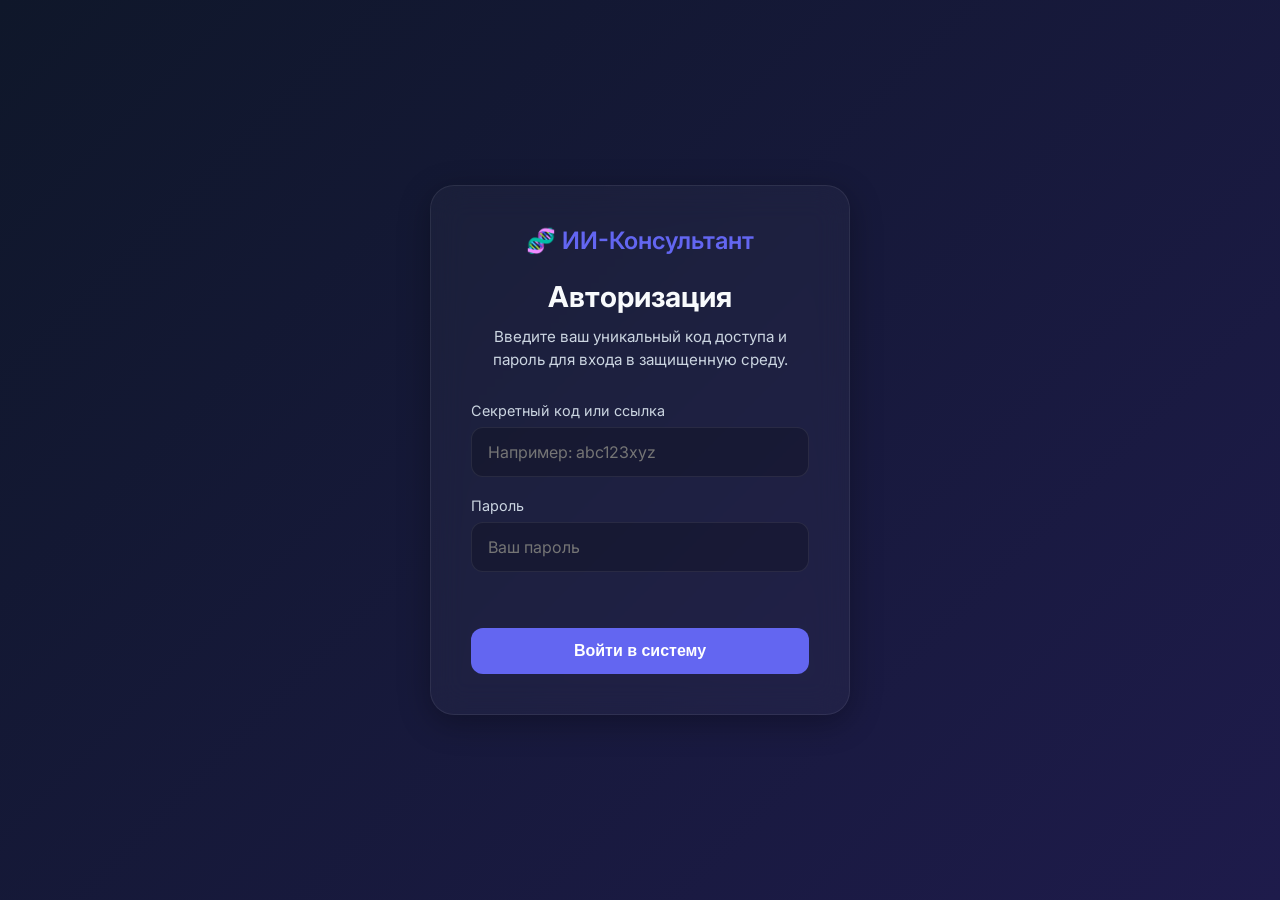
<file: static/index.html>
<!DOCTYPE html>
<html lang="ru">
<head>
    <meta charset="UTF-8">
    <meta name="viewport" content="width=device-width, initial-scale=1.0">
    <title>ИИ-Консультант</title>
    <!-- Google Fonts: Inter -->
    <link href="https://fonts.googleapis.com/css2?family=Inter:wght@300;400;600&display=swap" rel="stylesheet">
    <link rel="stylesheet" href="/static/style.css">
</head>
<body>
    <!-- Экран входа -->
    <div id="login-screen" class="screen active">
        <div class="glass-card login-card">
            <div class="logo">🧬 ИИ-Консультант</div>
            <h2>Авторизация</h2>
            <p>Введите ваш уникальный код доступа и пароль для входа в защищенную среду.</p>
            
            <form id="login-form">
                <div class="input-group">
                    <label for="token-input">Секретный код или ссылка</label>
                    <input type="text" id="token-input" placeholder="Например: abc123xyz" required autocomplete="off">
                </div>
                <div class="input-group">
                    <label for="password-input">Пароль</label>
                    <input type="password" id="password-input" placeholder="Ваш пароль" required>
                </div>
                <div id="login-error" class="error-msg"></div>
                <button type="submit" class="btn-primary" id="login-btn">
                    <span>Войти в систему</span>
                    <div class="loader hidden" id="login-loader"></div>
                </button>
            </form>
        </div>
    </div>

    <!-- Экран чата -->
    <div id="chat-screen" class="screen">
        <div class="chat-container glass-card">
            <header class="chat-header">
                <div class="logo">🧬 ИИ-Консультант</div>
                <div style="display: flex; gap: 10px; align-items: center;">
                    <button id="share-record-btn" class="btn-share" title="Предоставить временный доступ специалисту">
                        🔗 Поделиться картой с врачом
                    </button>
                    <button id="logout-btn" class="btn-secondary">Выйти</button>
                </div>
            </header>
            
            <div id="chat-history" class="chat-history">
                <div class="message bot-message">
                    <div class="msg-avatar">ИИ</div>
                    <div class="msg-content">Здравствуйте! Я ваш медицинский ИИ-Консультант. Я проанализировал ваши документы и готов ответить на вопросы. Обратите внимание, я не даю самостоятельных диагнозов, а опираюсь строго на факты из ваших файлов. Чем могу помочь?</div>
                </div>
            </div>
            
            <form id="chat-form" class="chat-input-area">
                <input type="text" id="chat-input" placeholder="Задайте ваш вопрос..." required autocomplete="off">
                <button type="button" id="voice-input-btn" class="btn-voice inactive" title="Голосовой ввод (нажмите для записи)" aria-label="Голосовой ввод">
                    <span class="mic-icon">🎤</span>
                </button>
                <button type="submit" class="btn-primary" id="send-btn">Отправить</button>
            </form>
            <div id="voice-status-container" class="voice-status-bar hidden">
                <span class="voice-pulse-dot"></span>
                <span id="voice-status-text" class="voice-status-text">Слушаю... Говорите</span>
            </div>
            <div id="voice-fallback-hint" class="voice-fallback-hint hidden">
                🎙️ Голосовой ввод доступен в Chrome, Яндекс.Браузере, Edge и Safari
            </div>
        </div>
    </div>

    <!-- Модальное окно шеринга карты пациентом -->
    <div id="share-modal" class="modal-overlay hidden">
        <div class="glass-card modal-card">
            <div class="modal-header">
                <h3>🔗 Безопасный шеринг карты</h3>
                <button id="close-share-modal" class="btn-icon">×</button>
            </div>
            <p class="modal-desc">
                Сгенерируйте защищенную ссылку для временного доступа вашего лечащего врача к диагностическим документам и истории консультаций.
            </p>
            
            <div class="input-group">
                <label for="share-ttl-select">Срок действия доступа:</label>
                <select id="share-ttl-select" class="form-select">
                    <option value="24" selected>24 часа (1 сутки)</option>
                    <option value="48">48 часов (2 суток)</option>
                    <option value="168">7 дней (1 неделя)</option>
                </select>
            </div>

            <div id="share-limit-warning" class="hidden" style="margin-bottom: 12px; padding: 10px 14px; border-radius: 10px; background: rgba(239, 68, 68, 0.15); border: 1px solid #ef4444; color: #fca5a5; font-size: 13px; line-height: 1.4;">
                ⚠️ <strong>Достигнут лимит:</strong> У вас уже 2 активные ссылки. Пожалуйста, отзовите одну из существующих ниже, чтобы создать новую.
            </div>

            <button id="generate-share-btn" class="btn-primary" style="margin-bottom: 15px;">
                <span>Сгенерировать ссылку</span>
                <div class="loader hidden" id="share-loader"></div>
            </button>

            <!-- Результат генерации ссылки -->
            <div id="share-result-block" class="share-result hidden">
                <label>Ваша новая ссылка для врача:</label>
                <div class="share-url-container">
                    <input type="text" id="share-url-input" readonly>
                    <button id="copy-share-btn" class="btn-secondary" title="Скопировать в буфер">📋 Копировать</button>
                </div>
                <div id="copy-status" class="copy-success hidden">✅ Ссылка скопирована в буфер обмена!</div>
                <div class="share-info-text">
                    ⏱️ Ссылка действительна до: <strong id="share-expires-text"></strong>
                </div>
            </div>

            <!-- Список активных ссылок пациента -->
            <div id="active-shares-section" style="margin-top: 15px; border-top: 1px solid rgba(255,255,255,0.15); padding-top: 12px;">
                <div style="display: flex; justify-content: space-between; align-items: center; margin-bottom: 8px;">
                    <h4 style="font-size: 13px; font-weight: 600; color: #cbd5e1; margin: 0;">Активные ссылки доступа:</h4>
                    <span id="active-shares-count-badge" style="font-size: 12px; font-weight: 600; color: #a78bfa; background: rgba(167,139,250,0.15); padding: 2px 8px; border-radius: 12px;">0 / 2</span>
                </div>
                <div id="active-shares-list" style="display: flex; flex-direction: column; gap: 8px; max-height: 160px; overflow-y: auto;">
                    <div style="font-size: 12px; color: #94a3b8; text-align: center; padding: 8px 0;">Нет активных ссылок</div>
                </div>
            </div>
        </div>
    </div>

    <script src="/static/js/voiceInput.js"></script>
    <script src="/static/app.js"></script>
</body>
</html>
</file>
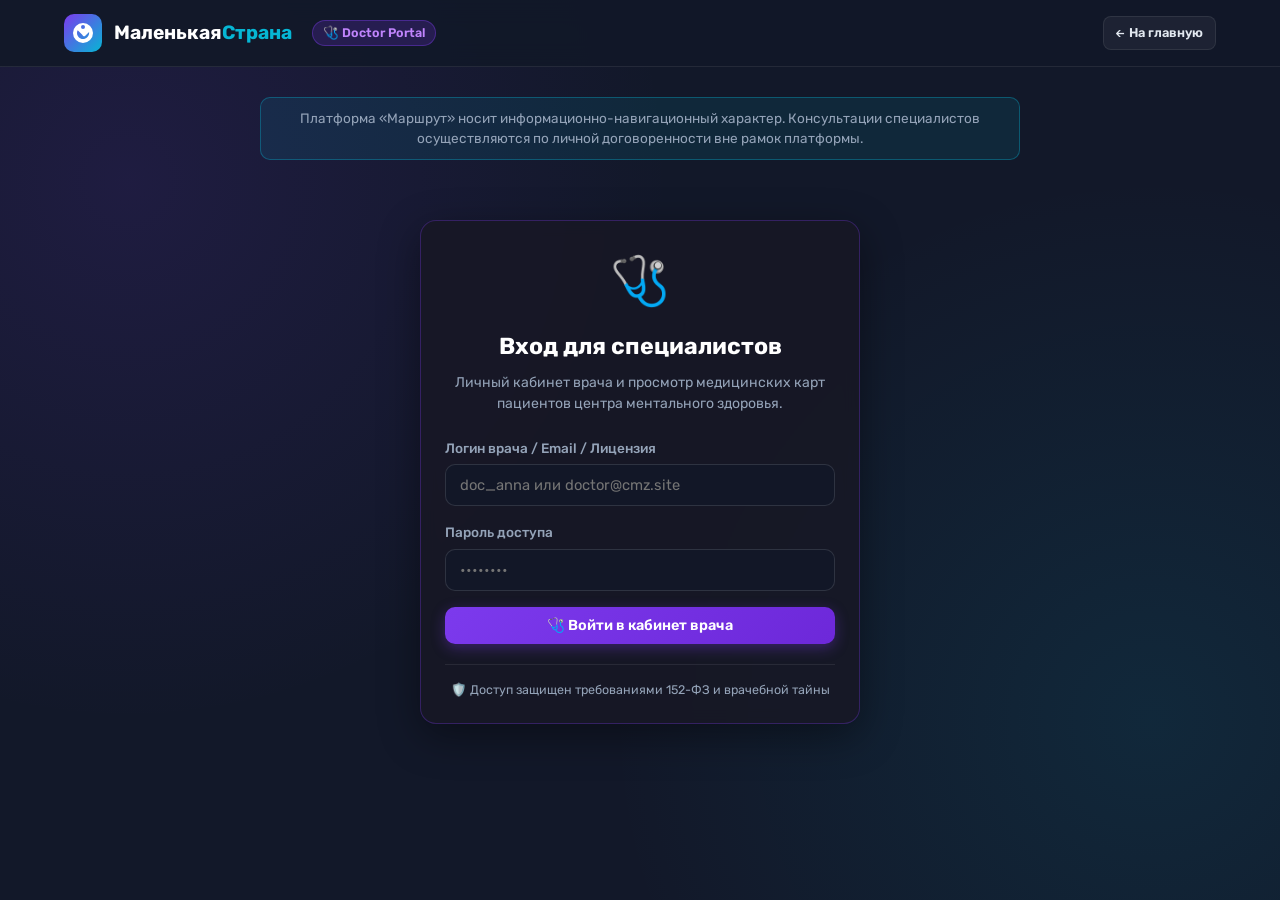
<file: templates/doctor.html>
<!DOCTYPE html>
<html lang="ru">
<head>
    <meta charset="utf-8"/>
    <meta content="width=device-width, initial-scale=1.0" name="viewport"/>
    <title>Кабинет специалиста | Центр ментального здоровья «Маленькая Страна»</title>
    <meta name="description" content="Защищенная рабочая среда врача: просмотр медицинских карт, RAG-консилиум, выписка анализов и клинические заметки."/>
    <!-- Шрифты -->
    <link href="https://fonts.googleapis.com" rel="preconnect"/>
    <link crossorigin="" href="https://fonts.gstatic.com" rel="preconnect"/>
    <link href="https://fonts.googleapis.com/css2?family=Rubik:ital,wght@0,300..900;1,300..900&amp;family=Plus+Jakarta+Sans:wght@300;400;500;600;700;800&amp;display=swap" rel="stylesheet"/>
    <!-- Стили кабинета врача -->
    <link rel="stylesheet" href="/static/css/doctor.css"/>
</head>
<body>
    <!-- ВЕРХНЯЯ ПАНЕЛЬ (HEADER) -->
    <header class="doctor-header">
        <div class="doctor-header-container">
            <a href="/" class="doctor-logo" title="На главную страницу центра">
                <div class="doctor-logo-icon">
                    <svg height="24" viewBox="0 0 24 24" width="24">
                        <path d="M12,2A10,10 0 0,0 2,12A10,10 0 0,0 12,22A10,10 0 0,0 22,12A10,10 0 0,0 12,2M12,4A2,2 0 0,1 14,6A2,2 0 0,1 12,8A2,2 0 0,1 10,6A2,2 0 0,1 12,4M12,18C8.69,18 6,15.31 6,12C6,10.96 6.26,10 6.74,9.13L11.5,13.88C11.6,14.5 12,15 12.6,15.2C13.2,15.4 13.9,15.2 14.3,14.7L18.1,10.9C18.1,11.26 18.1,11.63 18.1,12C18.1,15.31 15.31,18 12,18Z" fill="#fff"></path>
                    </svg>
                </div>
                <div class="doctor-logo-text">Маленькая<span>Страна</span></div>
                <span class="doctor-badge">🩺 Doctor Portal</span>
            </a>

            <div class="doctor-user-bar" id="doctor-user-bar" style="display: none;">
                <div class="doctor-profile-info">
                    <div class="doctor-profile-name" id="doc-profile-name">Доктор Центра</div>
                    <div class="doctor-profile-specialty" id="doc-profile-specialty">Специалист</div>
                </div>
                <button class="btn btn-outline btn-sm" onclick="logoutDoctor()">Выйти</button>
            </div>
            <div class="doctor-guest-bar" id="doctor-guest-bar">
                <a href="/" class="btn btn-outline btn-sm">← На главную</a>
            </div>
        </div>
    </header>

    <!-- ОСНОВНОЙ КОНТЕНТ -->
    <main class="doctor-main" id="doctor-root">
        <!-- Правовой регламент: немедицинский статус платформы (Этап 7, шаг 7.1) -->
        <div class="platform-legal-notice" style="background: rgba(6, 182, 212, 0.1); border: 1px solid rgba(6, 182, 212, 0.35); border-radius: 10px; padding: 10px 16px; margin: 0 auto 16px; max-width: 760px; text-align: center; font-size: 0.85rem; line-height: 1.5; color: var(--text-muted, #94a3b8);">Платформа «Маршрут» носит информационно-навигационный характер. Консультации специалистов осуществляются по личной договоренности вне рамок платформы.</div>
        <!-- ЭКРАН 1: АВТОРИЗАЦИЯ ВРАЧА -->
        <div id="doctor-auth-view" class="doctor-view active">
            <div class="doctor-card doctor-login-card">
                <div class="login-badge-icon">🩺</div>
                <h2>Вход для специалистов</h2>
                <p class="login-subtext">Личный кабинет врача и просмотр медицинских карт пациентов центра ментального здоровья.</p>

                <form id="doctor-login-form" onsubmit="handleDoctorLogin(event)">
                    <div class="form-group">
                        <label class="form-label" for="doc-login">Логин врача / Email / Лицензия</label>
                        <input class="form-input" id="doc-login" placeholder="doc_anna или doctor@cmz.site" required autocomplete="username" />
                    </div>
                    <div class="form-group">
                        <label class="form-label" for="doc-pass">Пароль доступа</label>
                        <input class="form-input" id="doc-pass" placeholder="••••••••" required type="password" autocomplete="current-password" />
                    </div>
                    <div id="doctor-login-error" class="doctor-alert-danger" style="display: none;"></div>
                    <button class="btn btn-purple btn-block" id="doctor-login-btn" type="submit">
                        🩺 Войти в кабинет врача
                    </button>
                </form>

                <div class="login-security-notice">
                    <span>🛡️ Доступ защищен требованиями 152-ФЗ и врачебной тайны</span>
                </div>
            </div>
        </div>

        <!-- ЭКРАН 2: РАБОЧИЙ ДАШБОРД ВРАЧА -->
        <div id="doctor-dashboard-view" class="doctor-view" style="display: none;">
            <div class="doctor-dashboard-container">
                <!-- ПАНЕЛЬ ПОИСКА / ВВОДА ТОКЕНА ШЕРИНГА -->
                <div class="doctor-card search-card">
                    <div class="search-header">
                        <h4>🔑 Доступ к медицинской карте по ссылке пациента</h4>
                        <span class="security-pill">152-ФЗ Encrypted</span>
                    </div>
                    <div class="search-input-group">
                        <input class="form-input" id="doc-share-token-input" placeholder="Введите токен шеринга или вставьте ссылку от родителя..." />
                        <button class="btn btn-purple" id="doc-search-btn" onclick="handleDoctorSearchRecord()">
                            🔍 Открыть карту
                        </button>
                    </div>
                    <div id="doc-search-error" class="doctor-alert-danger" style="display: none;"></div>
                </div>

                <!-- ЗАГЛУШКА: КАРТА НЕ ВЫБРАНА -->
                <div id="doc-record-empty" class="doctor-card empty-card">
                    <div class="empty-icon">📋</div>
                    <h3>Медицинская карта не выбрана</h3>
                    <p>Введите токен шеринга или перейдите по защищенной ссылке, полученной от родителей пациента, для просмотра диагностических файлов и истории.</p>
                </div>

                <!-- КОНТЕЙНЕР МЕДИЦИНСКОЙ КАРТЫ -->
                <div id="doc-record-view" style="display: none;">
                    <!-- ИНФОРМАЦИОННАЯ ПАНЕЛЬ ПАЦИЕНТА -->
                    <div class="patient-info-bar">
                        <div class="patient-id-wrap">
                            <span class="patient-label">Папка пациента:</span>
                            <strong id="doc-view-patient-id" class="patient-id">-</strong>
                        </div>
                        <div class="patient-status-wrap">
                            <span id="doc-view-expiry" class="status-active">⏱️ Доступ активен</span>
                        </div>
                    </div>

                    <!-- СЕТКА ДИАГНОСТИЧЕСКИХ ДОКУМЕНТОВ -->
                    <div class="doctor-card section-card">
                        <div class="section-header">
                            <h4>📁 Документы и результаты диагностики</h4>
                            <span class="badge-count" id="doc-files-count">Файлы</span>
                        </div>
                        <div id="doc-files-grid" class="files-grid">
                            <!-- Карточки документов генерируются динамически -->
                        </div>
                    </div>

                    <!-- СЕКЦИЯ: ЗАМЕТКИ ВРАЧА (DOCTOR NOTES) -->
                    <div class="doctor-card section-card">
                        <div class="section-header">
                            <h4>📝 Клинические заметки врача</h4>
                            <span id="doc-notes-status" class="notes-status" style="display: none;">✓ Сохранено</span>
                        </div>
                        <textarea class="form-input notes-textarea" id="doc-notes-input" placeholder="Введите клинические заметки, план обследования, динамику развития или рекомендации..." rows="4"></textarea>
                        <div class="section-actions-right">
                            <button class="btn btn-purple" id="doc-save-notes-btn" onclick="handleSaveDoctorNotes()">
                                Сохранить заметку 💾
                            </button>
                        </div>
                    </div>

                    <!-- СЕКЦИЯ: КЛИНИЧЕСКИЙ КОНСИЛИУМ И СУММАРИЗАЦИЯ (RAG) -->
                    <div class="doctor-card section-card rag-card">
                        <div class="section-header-wrap">
                            <div>
                                <h4>🩺 Клинический консилиум (RAG-резюме)</h4>
                                <p class="section-subtext">Автоматический доказательный анализ документов и формирование заключения на базе GigaChat</p>
                            </div>
                            <div class="header-buttons">
                                <button class="btn btn-turquoise" id="doc-generate-summary-btn" onclick="handleDoctorGenerateSummary()">
                                    Сгенерировать резюме 🩺
                                </button>
                                <button class="btn btn-purple" id="doc-download-pdf-btn" onclick="handleDoctorDownloadSummaryPdf()" style="display: none;">
                                    Скачать PDF 📄
                                </button>
                            </div>
                        </div>

                        <div id="doc-summary-loading" class="loading-state" style="display: none;">
                            <div class="spinner">⏳</div>
                            <div class="loading-text">Консилиум анализирует документы...</div>
                        </div>

                        <div id="doc-summary-container" class="summary-cards-container" style="display: none;">
                            <!-- Структурированные карточки заключения -->
                        </div>
                    </div>

                    <!-- СЕКЦИЯ: ХРОНОЛОГИЯ АНАЛИЗОВ И ИССЛЕДОВАНИЙ -->
                    <div class="doctor-card section-card">
                        <div class="section-header-wrap">
                            <div>
                                <h4>📊 Хронология анализов и лабораторных показателей</h4>
                                <p class="section-subtext">Автоматическое извлечение динамики показателей, нормы и отклонений с экспортом в DOCX</p>
                            </div>
                            <div class="header-buttons">
                                <button class="btn btn-purple" id="doc-generate-analyses-btn" onclick="handleDoctorGenerateAnalyses()">
                                    Сформировать анализы 📊
                                </button>
                            </div>
                        </div>

                        <div id="doc-analyses-loading" class="loading-state" style="display: none;">
                            <div class="spinner">⏳</div>
                            <div class="loading-text">Извлекаем лабораторные показатели из сканов...</div>
                        </div>

                        <div id="doc-analyses-result" class="analyses-result-box" style="display: none;">
                            <div class="result-actions">
                                <button class="btn btn-turquoise btn-sm" id="doc-analyses-preview-btn" onclick="openAnalysesPreviewModal()">
                                    Посмотреть в браузере 👁️
                                </button>
                                <button class="btn btn-outline btn-sm" id="doc-analyses-download-btn" onclick="handleDoctorDownloadLatestAnalysesDocx()">
                                    Скачать DOCX 📄
                                </button>
                            </div>
                        </div>

                        <div id="doc-analyses-history" class="analyses-history-wrap">
                            <h5 class="history-title">Ранее сгенерированные выписки:</h5>
                            <div id="doc-analyses-list" class="analyses-history-list">
                                <!-- Список сохраненных выписок -->
                            </div>
                        </div>
                    </div>

                    <!-- ЮРИДИЧЕСКИЙ БЛОК БЕЗОПАСНОСТИ -->
                    <div class="doctor-card security-box">
                        <h5 class="security-title">💡 Регламент врачебной тайны и 152-ФЗ:</h5>
                        <p class="security-text">
                            Все медицинские документы защищены сквозным шифрованием. Доступ предоставлен исключительно для клинического анализа авторизованными специалистами центра «Маленькая Страна». Передача третьим лицам запрещена законом.
                        </p>
                    </div>
                </div>
            </div>
        </div>
    </main>

    <!-- МОДАЛЬНОЕ ОКНО ПРЕДПРОСМОТРА ТАБЛИЦЫ АНАЛИЗОВ -->
    <div class="doctor-modal" id="analyses-preview-modal" style="display: none;">
        <div class="doctor-modal-backdrop" onclick="closeAnalysesPreviewModal()"></div>
        <div class="doctor-modal-content">
            <button class="modal-close-btn" onclick="closeAnalysesPreviewModal()">×</button>
            <div class="modal-header">
                <h3>📊 Хронология анализов пациента</h3>
                <p>Структурированная таблица медицинских показателей, норм и динамики</p>
            </div>
            <div id="analyses-preview-table-container" class="preview-table-wrap"></div>
            <div class="modal-footer">
                <button class="btn btn-outline" onclick="closeAnalysesPreviewModal()">Закрыть</button>
                <button class="btn btn-purple" id="analyses-modal-download-btn" onclick="handleDoctorDownloadLatestAnalysesDocx()">
                    Скачать DOCX 📄
                </button>
            </div>
        </div>
    </div>

    <!-- Клиентский скрипт кабинета врача -->
    <script src="/static/js/doctor.js" defer></script>
    <script>
if ('serviceWorker' in navigator) {
  window.addEventListener('load', function() {
    navigator.serviceWorker.register('/sw.js', { scope: '/' })
      .catch(function(err) { console.warn('SW registration skipped:', err); });
  });
}
</script>
</body>
</html>
</file>
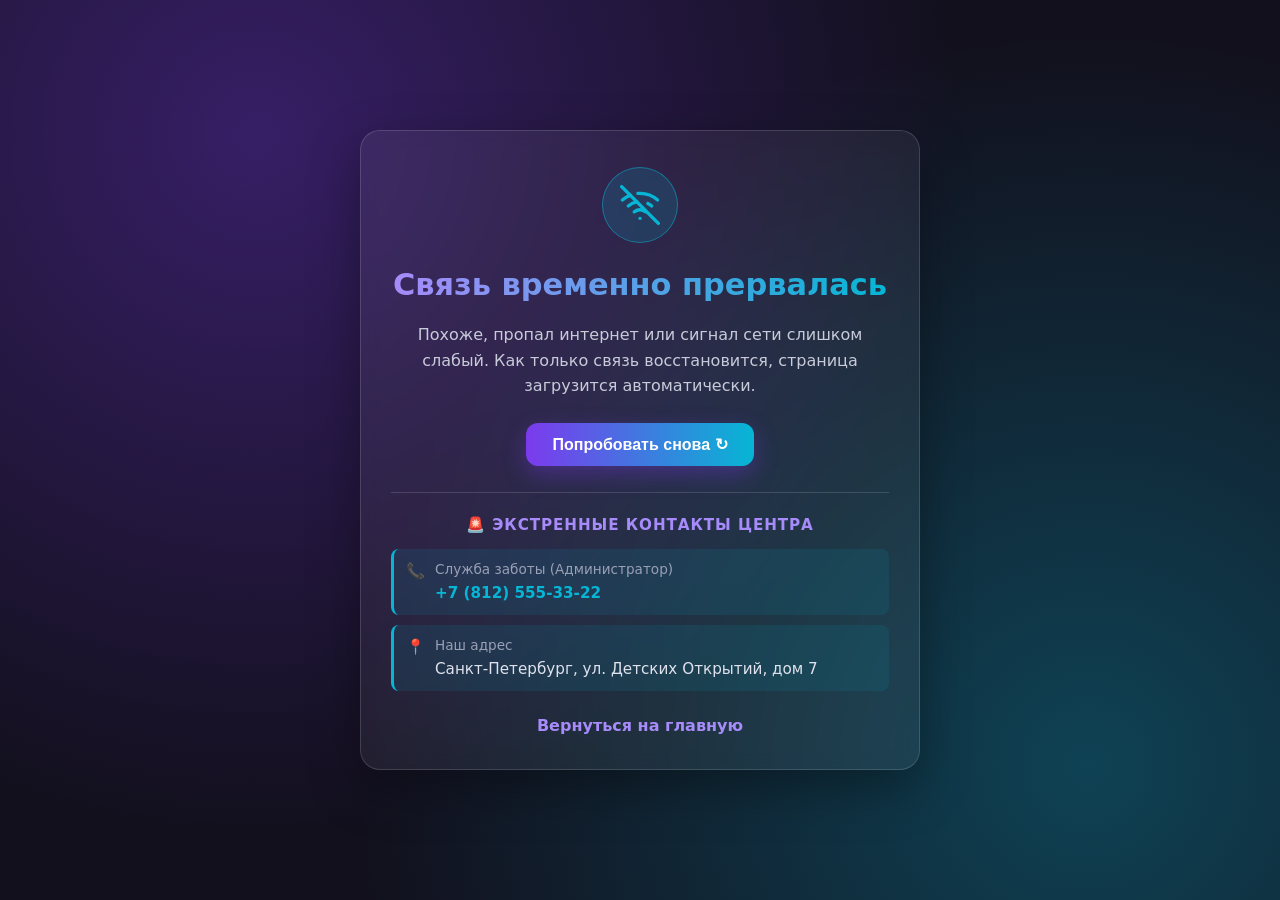
<file: templates/offline.html>
<!DOCTYPE html>

<html lang="ru">
<head>
<meta charset="utf-8"/>
<meta content="width=device-width, initial-scale=1.0" name="viewport"/>
<title>Нет связи с сервером — Центр Ментального Здоровья</title>
<meta name="description" content="Страница недоступна офлайн. Свяжитесь со Службой заботы Центра «Маленькая Страна»: +7 (812) 555-33-22, Санкт-Петербург, ул. Детских Открытий, дом 7."/>
<meta name="robots" content="noindex"/>
<style>
* {
    margin: 0;
    padding: 0;
    box-sizing: border-box;
}

html, body {
    height: 100%;
}

body {
    display: flex;
    align-items: center;
    justify-content: center;
    padding: 24px 16px;
    font-family: system-ui, -apple-system, "Segoe UI", Roboto, "Helvetica Neue", Arial, sans-serif;
    background: radial-gradient(circle at 20% 15%, rgba(124, 58, 237, 0.35), transparent 55%), radial-gradient(circle at 85% 85%, rgba(6, 182, 212, 0.3), transparent 55%), #12101d;
    color: #eef0f7;
    line-height: 1.6;
}

.offline-card {
    width: 100%;
    max-width: 560px;
    padding: 36px 30px 30px;
    text-align: center;
    background: rgba(255, 255, 255, 0.06);
    border: 1px solid rgba(255, 255, 255, 0.14);
    border-radius: 20px;
    box-shadow: 0 18px 50px rgba(0, 0, 0, 0.35);
    backdrop-filter: blur(8px);
    -webkit-backdrop-filter: blur(8px);
}

.offline-icon {
    display: inline-flex;
    align-items: center;
    justify-content: center;
    width: 76px;
    height: 76px;
    margin-bottom: 18px;
    border-radius: 50%;
    background: rgba(6, 182, 212, 0.16);
    border: 1px solid rgba(6, 182, 212, 0.5);
}

.offline-card h1 {
    font-size: clamp(1.4rem, 4vw, 1.9rem);
    font-weight: 700;
    margin-bottom: 12px;
    background: linear-gradient(90deg, #a78bfa, #06b6d4);
    -webkit-background-clip: text;
    background-clip: text;
    -webkit-text-fill-color: transparent;
    color: #a78bfa;
}

.lead {
    font-size: 1rem;
    color: #c8cbd9;
    margin-bottom: 24px;
}

.btn-retry {
    display: inline-block;
    padding: 12px 26px;
    border: none;
    border-radius: 12px;
    background: linear-gradient(90deg, #7c3aed, #06b6d4);
    color: #fff;
    font-size: 1rem;
    font-weight: 600;
    cursor: pointer;
    transition: transform 0.25s ease, box-shadow 0.25s ease;
    box-shadow: 0 8px 22px rgba(124, 58, 237, 0.35);
}

.btn-retry:hover {
    transform: translateY(-2px);
    box-shadow: 0 12px 26px rgba(6, 182, 212, 0.4);
}

.contacts-block {
    margin-top: 26px;
    padding-top: 20px;
    border-top: 1px solid rgba(255, 255, 255, 0.14);
    text-align: left;
}

.contacts-block h2 {
    font-size: 0.95rem;
    text-transform: uppercase;
    letter-spacing: 0.06em;
    color: #a78bfa;
    margin-bottom: 12px;
    text-align: center;
}

.contacts-list {
    list-style: none;
    display: flex;
    flex-direction: column;
    gap: 10px;
}

.contacts-list li {
    display: flex;
    align-items: flex-start;
    gap: 10px;
    font-size: 0.95rem;
    color: #dfe2ee;
    background: rgba(6, 182, 212, 0.1);
    border-left: 3px solid #06b6d4;
    border-radius: 8px;
    padding: 10px 12px;
}

.contacts-list a {
    color: #06b6d4;
    font-weight: 600;
    text-decoration: none;
}

.contacts-list a:hover {
    text-decoration: underline;
}

.contacts-label {
    color: #9aa0b5;
    font-size: 0.85rem;
    display: block;
}

.home-link {
    display: inline-block;
    margin-top: 22px;
    color: #a78bfa;
    font-weight: 600;
    text-decoration: none;
}

.home-link:hover {
    text-decoration: underline;
}

@media (max-width: 480px) {
    .offline-card {
        padding: 28px 20px 24px;
    }
}
</style>
</head>
<body>
<main class="offline-card" role="main">
    <div class="offline-icon" aria-hidden="true">
        <svg height="40" viewbox="0 0 24 24" width="40" fill="none" stroke="#06b6d4" stroke-width="2" stroke-linecap="round" stroke-linejoin="round">
            <path d="M1 1l22 22"></path>
            <path d="M16.72 11.06A10.94 10.94 0 0 1 19 12.55"></path>
            <path d="M5 12.55a10.94 10.94 0 0 1 5.17-2.39"></path>
            <path d="M10.71 5.05A16 16 0 0 1 22.58 9"></path>
            <path d="M1.42 9a15.91 15.91 0 0 1 4.7-2.88"></path>
            <path d="M8.53 16.11a6 6 0 0 1 6.95 0"></path>
            <line x1="12" y1="20" x2="12.01" y2="20"></line>
        </svg>
    </div>
    <h1>Связь временно прервалась</h1>
    <p class="lead">Похоже, пропал интернет или сигнал сети слишком слабый. Как только связь восстановится, страница загрузится автоматически.</p>
    <button class="btn-retry" onclick="location.reload()" type="button">Попробовать снова ↻</button>

    <section class="contacts-block" aria-label="Контакты Центра">
        <h2>🚨 Экстренные контакты Центра</h2>
        <ul class="contacts-list">
            <li>
                <span aria-hidden="true">📞</span>
                <span>
                    <span class="contacts-label">Служба заботы (Администратор)</span>
                    <a href="tel:+78125553322">+7 (812) 555-33-22</a>
                </span>
            </li>
            <li>
                <span aria-hidden="true">📍</span>
                <span>
                    <span class="contacts-label">Наш адрес</span>
                    Санкт-Петербург, ул. Детских Открытий, дом 7
                </span>
            </li>
        </ul>
    </section>

    <a class="home-link" href="/">Вернуться на главную</a>
</main>
</body>
</html>
</file>
<file: static/style.css>
:root {
    --bg-gradient-1: #0f172a;
    --bg-gradient-2: #1e1b4b;
    --primary-color: #6366f1;
    --primary-hover: #4f46e5;
    --text-main: #f8fafc;
    --text-muted: #cbd5e1;
    --glass-bg: rgba(255, 255, 255, 0.03);
    --glass-border: rgba(255, 255, 255, 0.08);
    --glass-shadow: 0 8px 32px 0 rgba(0, 0, 0, 0.3);
    --bot-msg-bg: rgba(99, 102, 241, 0.15);
    --user-msg-bg: rgba(255, 255, 255, 0.08);
    --error-color: #ef4444;
}

* {
    box-sizing: border-box;
    margin: 0;
    padding: 0;
}

body {
    font-family: 'Inter', sans-serif;
    background: linear-gradient(135deg, var(--bg-gradient-1) 0%, var(--bg-gradient-2) 100%);
    color: var(--text-main);
    min-height: 100vh;
    display: flex;
    justify-content: center;
    align-items: center;
    overflow: hidden;
}

.screen {
    display: none;
    width: 100%;
    height: 100vh;
    justify-content: center;
    align-items: center;
    padding: 20px;
    animation: fadeIn 0.5s ease-out;
}

.screen.active {
    display: flex;
}

@keyframes fadeIn {
    from { opacity: 0; transform: translateY(10px); }
    to { opacity: 1; transform: translateY(0); }
}

.glass-card {
    background: var(--glass-bg);
    backdrop-filter: blur(16px);
    -webkit-backdrop-filter: blur(16px);
    border: 1px solid var(--glass-border);
    border-radius: 24px;
    box-shadow: var(--glass-shadow);
}

/* Login Screen */
.login-card {
    width: 100%;
    max-width: 420px;
    padding: 40px;
    text-align: center;
}

.logo {
    font-size: 1.5rem;
    font-weight: 600;
    color: var(--primary-color);
    margin-bottom: 24px;
    display: flex;
    align-items: center;
    justify-content: center;
    gap: 8px;
}

.login-card h2 {
    font-size: 1.8rem;
    margin-bottom: 12px;
}

.login-card p {
    color: var(--text-muted);
    font-size: 0.95rem;
    margin-bottom: 30px;
    line-height: 1.5;
}

.input-group {
    text-align: left;
    margin-bottom: 20px;
}

.input-group label {
    display: block;
    margin-bottom: 8px;
    font-size: 0.9rem;
    color: var(--text-muted);
}

input {
    width: 100%;
    padding: 14px 16px;
    background: rgba(0, 0, 0, 0.2);
    border: 1px solid var(--glass-border);
    border-radius: 12px;
    color: var(--text-main);
    font-family: inherit;
    font-size: 1rem;
    transition: all 0.3s ease;
    outline: none;
}

input:focus {
    border-color: var(--primary-color);
    box-shadow: 0 0 0 2px rgba(99, 102, 241, 0.2);
}

.btn-primary {
    width: 100%;
    padding: 14px;
    background: var(--primary-color);
    color: white;
    border: none;
    border-radius: 12px;
    font-size: 1rem;
    font-weight: 600;
    cursor: pointer;
    transition: all 0.3s ease;
    display: flex;
    justify-content: center;
    align-items: center;
    gap: 10px;
}

.btn-primary:hover {
    background: var(--primary-hover);
    transform: translateY(-2px);
    box-shadow: 0 4px 12px rgba(99, 102, 241, 0.3);
}

.btn-secondary {
    padding: 8px 16px;
    background: rgba(255, 255, 255, 0.1);
    color: var(--text-main);
    border: 1px solid var(--glass-border);
    border-radius: 8px;
    font-size: 0.9rem;
    cursor: pointer;
    transition: all 0.3s ease;
}

.btn-secondary:hover {
    background: rgba(255, 255, 255, 0.15);
}

.error-msg {
    color: var(--error-color);
    font-size: 0.9rem;
    margin-bottom: 16px;
    min-height: 20px;
}

/* Chat Screen */
.chat-container {
    width: 100%;
    max-width: 900px;
    height: 90vh;
    display: flex;
    flex-direction: column;
    overflow: hidden;
}

.chat-header {
    padding: 20px 30px;
    border-bottom: 1px solid var(--glass-border);
    display: flex;
    justify-content: space-between;
    align-items: center;
    background: rgba(0, 0, 0, 0.1);
}

.chat-header .logo {
    margin-bottom: 0;
}

.chat-history {
    flex: 1;
    overflow-y: auto;
    padding: 30px;
    display: flex;
    flex-direction: column;
    gap: 20px;
    scroll-behavior: smooth;
}

.chat-history::-webkit-scrollbar {
    width: 6px;
}
.chat-history::-webkit-scrollbar-thumb {
    background: rgba(255, 255, 255, 0.2);
    border-radius: 10px;
}

.message {
    display: flex;
    gap: 16px;
    max-width: 85%;
    animation: fadeIn 0.3s ease-out;
}

.bot-message {
    align-self: flex-start;
}

.user-message {
    align-self: flex-end;
    flex-direction: row-reverse;
}

.msg-avatar {
    width: 40px;
    height: 40px;
    border-radius: 12px;
    display: flex;
    justify-content: center;
    align-items: center;
    font-weight: 600;
    flex-shrink: 0;
}

.bot-message .msg-avatar {
    background: var(--primary-color);
    color: white;
}

.user-message .msg-avatar {
    background: rgba(255, 255, 255, 0.2);
    color: var(--text-main);
}

.msg-content {
    background: var(--bot-msg-bg);
    padding: 16px 20px;
    border-radius: 16px;
    line-height: 1.6;
    font-size: 0.95rem;
    white-space: pre-wrap;
}

.user-message .msg-content {
    background: var(--user-msg-bg);
    border-bottom-right-radius: 4px;
}

.bot-message .msg-content {
    border-bottom-left-radius: 4px;
}

.chat-input-area {
    padding: 20px 30px;
    border-top: 1px solid var(--glass-border);
    display: flex;
    gap: 12px;
    background: rgba(0, 0, 0, 0.1);
}

.chat-input-area input {
    flex: 1;
}

.chat-input-area button {
    width: auto;
    padding: 0 24px;
}

/* Loader */
.loader {
    width: 18px;
    height: 18px;
    border: 2px solid rgba(255,255,255,0.3);
    border-radius: 50%;
    border-top-color: white;
    animation: spin 1s linear infinite;
}

.hidden {
    display: none !important;
}

@keyframes spin {
    to { transform: rotate(360deg); }
}

.typing-indicator {
    display: flex;
    gap: 4px;
    padding: 8px 0;
}

.typing-dot {
    width: 6px;
    height: 6px;
    background: var(--text-muted);
    border-radius: 50%;
    animation: typing 1.4s infinite ease-in-out;
}

.typing-dot:nth-child(1) { animation-delay: 0s; }
.typing-dot:nth-child(2) { animation-delay: 0.2s; }
.typing-dot:nth-child(3) { animation-delay: 0.4s; }

@keyframes typing {
    0%, 100% { transform: translateY(0); }
    50% { transform: translateY(-4px); }
}

/* ==========================================
   PATIENT SHARE MODAL & BUTTON STYLES
   ========================================== */
.btn-share {
    padding: 8px 16px;
    background: linear-gradient(135deg, #059669 0%, #10B981 100%);
    color: white;
    border: 1px solid rgba(52, 211, 153, 0.4);
    border-radius: 10px;
    font-size: 0.88rem;
    font-weight: 500;
    cursor: pointer;
    transition: all 0.3s ease;
    display: flex;
    align-items: center;
    gap: 6px;
}

.btn-share:hover {
    background: linear-gradient(135deg, #047857 0%, #059669 100%);
    transform: translateY(-1px);
    box-shadow: 0 4px 12px rgba(16, 185, 129, 0.35);
}

.modal-overlay {
    position: fixed;
    inset: 0;
    background: rgba(15, 23, 42, 0.75);
    backdrop-filter: blur(8px);
    -webkit-backdrop-filter: blur(8px);
    display: flex;
    align-items: center;
    justify-content: center;
    z-index: 1000;
    padding: 20px;
    animation: fadeIn 0.3s ease-out;
}

.modal-card {
    width: 100%;
    max-width: 500px;
    padding: 28px;
    background: rgba(30, 27, 75, 0.85);
    border: 1px solid rgba(255, 255, 255, 0.15);
    border-radius: 20px;
}

.modal-header {
    display: flex;
    justify-content: space-between;
    align-items: center;
    margin-bottom: 14px;
}

.modal-header h3 {
    font-size: 1.3rem;
    color: #f8fafc;
}

.btn-icon {
    background: transparent;
    border: none;
    color: var(--text-muted);
    font-size: 1.5rem;
    cursor: pointer;
    line-height: 1;
    transition: color 0.2s ease;
}

.btn-icon:hover {
    color: #ef4444;
}

.modal-desc {
    color: var(--text-muted);
    font-size: 0.9rem;
    line-height: 1.5;
    margin-bottom: 20px;
}

.form-select {
    width: 100%;
    padding: 12px 16px;
    background: rgba(0, 0, 0, 0.3);
    border: 1px solid var(--glass-border);
    border-radius: 12px;
    color: var(--text-main);
    font-family: inherit;
    font-size: 0.95rem;
    outline: none;
}

.form-select option {
    background: #1e1b4b;
    color: #f8fafc;
}

.share-result {
    margin-top: 15px;
    padding-top: 15px;
    border-top: 1px solid var(--glass-border);
}

.share-result label {
    display: block;
    font-size: 0.85rem;
    color: var(--text-muted);
    margin-bottom: 8px;
}

.share-url-container {
    display: flex;
    gap: 8px;
    margin-bottom: 10px;
}

.share-url-container input {
    font-size: 0.85rem;
    color: #34d399;
}

.copy-success {
    color: #34d399;
    font-size: 0.85rem;
    font-weight: 500;
    margin-bottom: 8px;
}

.share-info-text {
    font-size: 0.82rem;
    color: var(--text-muted);
}

/* ==========================================
   VOICE INPUT (WEB SPEECH API) STYLES
   ========================================== */
.btn-voice {
    width: 48px;
    min-width: 48px;
    height: 48px;
    padding: 0 !important;
    background: rgba(255, 255, 255, 0.08);
    border: 1px solid rgba(255, 255, 255, 0.2);
    border-radius: 12px;
    color: #cbd5e1;
    display: flex;
    align-items: center;
    justify-content: center;
    cursor: pointer;
    transition: all 0.25s cubic-bezier(0.4, 0, 0.2, 1);
    font-size: 1.25rem;
    outline: none;
}

.btn-voice:hover {
    background: rgba(255, 255, 255, 0.16);
    border-color: rgba(255, 255, 255, 0.35);
    color: #ffffff;
    transform: translateY(-1px);
}

.btn-voice.recording {
    background: linear-gradient(135deg, #ef4444 0%, #dc2626 100%) !important;
    border-color: #f87171 !important;
    color: #ffffff !important;
    animation: pulseMic 1.5s infinite;
}

@keyframes pulseMic {
    0% {
        box-shadow: 0 0 0 0 rgba(239, 68, 68, 0.7);
    }
    70% {
        box-shadow: 0 0 0 12px rgba(239, 68, 68, 0);
    }
    100% {
        box-shadow: 0 0 0 0 rgba(239, 68, 68, 0);
    }
}

.btn-voice.error {
    background: linear-gradient(135deg, #f59e0b 0%, #d97706 100%) !important;
    border-color: #fbbf24 !important;
    color: #ffffff !important;
}

.recording-focus {
    border-color: #ef4444 !important;
    box-shadow: 0 0 0 3px rgba(239, 68, 68, 0.25), 0 0 16px rgba(239, 68, 68, 0.2) !important;
}

.voice-status-bar {
    display: flex;
    align-items: center;
    gap: 8px;
    padding: 6px 30px 14px 30px;
    background: rgba(0, 0, 0, 0.1);
    font-size: 0.85rem;
    color: #fca5a5;
    animation: fadeIn 0.2s ease-in;
}

.voice-pulse-dot {
    width: 8px;
    height: 8px;
    background: #ef4444;
    border-radius: 50%;
    display: inline-block;
    animation: pulseDot 1s infinite alternate;
}

@keyframes pulseDot {
    0% { opacity: 0.4; transform: scale(0.8); }
    100% { opacity: 1; transform: scale(1.2); }
}

.voice-fallback-hint {
    padding: 6px 30px 14px 30px;
    font-size: 0.82rem;
    color: #94a3b8;
    line-height: 1.4;
    background: rgba(0, 0, 0, 0.1);
}
</file>
<file: static/css/doctor.css>
/* ==========================================================================
   СТИЛИ КАБИНЕТА ВРАЧА (DOCTOR PORTAL CSS - /doctor)
   Центр ментального здоровья «Маленькая Страна»
   ========================================================================== */

:root {
    --bg-deep: #121829;
    --bg-card: rgba(24, 24, 37, 0.85);
    --bg-card-hover: rgba(38, 38, 58, 0.95);
    --accent-purple: #7C3AED;
    --accent-purple-glow: rgba(124, 58, 237, 0.35);
    --accent-turquoise: #06B6D4;
    --accent-turquoise-glow: rgba(6, 182, 212, 0.35);
    --accent-green: #10B981;
    --accent-amber: #F59E0B;
    --accent-red: #EF4444;

    --text-white: #FFFFFF;
    --text-gray: #E2E8F0;
    --text-muted: #94A3B8;

    --font-friendly: 'Rubik', 'Plus Jakarta Sans', system-ui, -apple-system, sans-serif;
    --border-glass: rgba(255, 255, 255, 0.08);
}

/* Скроллбар */
::-webkit-scrollbar {
    width: 8px;
    height: 8px;
}
::-webkit-scrollbar-track {
    background: var(--bg-deep);
}
::-webkit-scrollbar-thumb {
    background: #2A2A3C;
    border-radius: 8px;
}
::-webkit-scrollbar-thumb:hover {
    background: var(--accent-purple);
}

* {
    box-sizing: border-box;
    margin: 0;
    padding: 0;
    font-family: var(--font-friendly);
}

body {
    background-color: var(--bg-deep);
    color: var(--text-gray);
    min-height: 100vh;
    display: flex;
    flex-direction: column;
    background-image:
        radial-gradient(circle at 10% 20%, rgba(124, 58, 237, 0.12) 0%, transparent 40%),
        radial-gradient(circle at 90% 80%, rgba(6, 182, 212, 0.10) 0%, transparent 40%);
    background-attachment: fixed;
    line-height: 1.5;
}

/* ВЕРХНЯЯ ПАНЕЛЬ */
.doctor-header {
    background: rgba(18, 24, 41, 0.92);
    backdrop-filter: blur(12px);
    border-bottom: 1px solid var(--border-glass);
    position: sticky;
    top: 0;
    z-index: 100;
}

.doctor-header-container {
    max-width: 1200px;
    margin: 0 auto;
    padding: 14px 24px;
    display: flex;
    justify-content: space-between;
    align-items: center;
}

.doctor-logo {
    display: flex;
    align-items: center;
    gap: 12px;
    text-decoration: none;
    color: #fff;
}

.doctor-logo-icon {
    width: 38px;
    height: 38px;
    border-radius: 10px;
    background: linear-gradient(135deg, var(--accent-purple), var(--accent-turquoise));
    display: flex;
    align-items: center;
    justify-content: center;
}

.doctor-logo-text {
    font-size: 1.2rem;
    font-weight: 700;
}

.doctor-logo-text span {
    color: var(--accent-turquoise);
}

.doctor-badge {
    background: rgba(124, 58, 237, 0.2);
    color: #C084FC;
    border: 1px solid rgba(124, 58, 237, 0.4);
    padding: 3px 10px;
    border-radius: 20px;
    font-size: 0.78rem;
    font-weight: 600;
    margin-left: 8px;
}

.doctor-user-bar {
    display: flex;
    align-items: center;
    gap: 16px;
}

.doctor-profile-info {
    text-align: right;
}

.doctor-profile-name {
    font-size: 0.92rem;
    font-weight: 600;
    color: #fff;
}

.doctor-profile-specialty {
    font-size: 0.78rem;
    color: var(--accent-turquoise);
}

.doctor-guest-bar {
    display: flex;
    align-items: center;
    gap: 12px;
}

/* КНОПКИ */
.btn {
    border: none;
    border-radius: 10px;
    font-weight: 600;
    cursor: pointer;
    transition: all 0.2s ease;
    display: inline-flex;
    align-items: center;
    justify-content: center;
    gap: 8px;
    text-decoration: none;
    padding: 10px 18px;
    font-size: 0.9rem;
}

.btn:disabled {
    opacity: 0.6;
    cursor: not-allowed;
}

.btn-purple {
    background: linear-gradient(135deg, #7C3AED, #6D28D9);
    color: #fff;
    box-shadow: 0 4px 14px var(--accent-purple-glow);
}

.btn-purple:hover:not(:disabled) {
    transform: translateY(-1px);
    box-shadow: 0 6px 18px rgba(124, 58, 237, 0.5);
}

.btn-turquoise {
    background: linear-gradient(135deg, #06B6D4, #0891B2);
    color: #fff;
    box-shadow: 0 4px 14px var(--accent-turquoise-glow);
}

.btn-turquoise:hover:not(:disabled) {
    transform: translateY(-1px);
    box-shadow: 0 6px 18px rgba(6, 182, 212, 0.5);
}

.btn-outline {
    background: rgba(255, 255, 255, 0.05);
    border: 1px solid var(--border-glass);
    color: var(--text-gray);
}

.btn-outline:hover:not(:disabled) {
    background: rgba(255, 255, 255, 0.1);
    color: #fff;
}

.btn-sm {
    padding: 6px 12px;
    font-size: 0.8rem;
    border-radius: 8px;
}

.btn-block {
    width: 100%;
}

/* ФОРМЫ */
.form-group {
    margin-bottom: 16px;
    text-align: left;
}

.form-label {
    display: block;
    font-size: 0.85rem;
    color: var(--text-muted);
    margin-bottom: 6px;
    font-weight: 500;
}

.form-input {
    width: 100%;
    padding: 11px 14px;
    background: rgba(18, 24, 41, 0.8);
    border: 1px solid rgba(255, 255, 255, 0.12);
    border-radius: 10px;
    color: #fff;
    font-size: 0.92rem;
    transition: border-color 0.2s;
    outline: none;
}

.form-input:focus {
    border-color: var(--accent-purple);
    box-shadow: 0 0 0 3px rgba(124, 58, 237, 0.2);
}

/* КАРТОЧКИ И ОСНОВНОЙ КОНТЕНТ */
.doctor-main {
    flex: 1;
    max-width: 1200px;
    width: 100%;
    margin: 0 auto;
    padding: 30px 20px;
}

.doctor-view {
    display: none;
}

.doctor-view.active {
    display: block;
}

.doctor-card {
    background: var(--bg-card);
    border: 1px solid var(--border-glass);
    border-radius: 16px;
    padding: 24px;
    backdrop-filter: blur(8px);
}

/* ЭКРАН 1: АВТОРИЗАЦИЯ */
.doctor-login-card {
    max-width: 440px;
    margin: 60px auto;
    text-align: center;
    border: 1px solid rgba(124, 58, 237, 0.3);
    box-shadow: 0 12px 40px rgba(0, 0, 0, 0.4);
}

.login-badge-icon {
    font-size: 3rem;
    margin-bottom: 12px;
}

.doctor-login-card h2 {
    font-size: 1.45rem;
    color: #fff;
    margin-bottom: 8px;
}

.login-subtext {
    font-size: 0.88rem;
    color: var(--text-muted);
    margin-bottom: 24px;
}

.login-security-notice {
    margin-top: 20px;
    padding-top: 16px;
    border-top: 1px solid var(--border-glass);
    font-size: 0.78rem;
    color: var(--text-muted);
}

.doctor-alert-danger {
    background: rgba(239, 68, 68, 0.15);
    border: 1px solid rgba(239, 68, 68, 0.3);
    color: #FCA5A5;
    padding: 10px 14px;
    border-radius: 8px;
    font-size: 0.85rem;
    margin-bottom: 14px;
    text-align: left;
}

/* ЭКРАН 2: ДАШБОРД ВРАЧА */
.doctor-dashboard-container {
    display: flex;
    flex-direction: column;
    gap: 20px;
}

.search-card {
    border: 1px solid rgba(124, 58, 237, 0.3);
}

.search-header {
    display: flex;
    justify-content: space-between;
    align-items: center;
    margin-bottom: 12px;
}

.search-header h4 {
    font-size: 1.05rem;
    color: #fff;
}

.security-pill {
    background: rgba(16, 185, 129, 0.15);
    color: #34D399;
    border: 1px solid rgba(16, 185, 129, 0.3);
    padding: 3px 10px;
    border-radius: 12px;
    font-size: 0.75rem;
    font-weight: 600;
}

.search-input-group {
    display: flex;
    gap: 10px;
}

.search-input-group .form-input {
    flex: 1;
}

.empty-card {
    text-align: center;
    padding: 60px 24px;
    color: var(--text-muted);
}

.empty-icon {
    font-size: 3.5rem;
    margin-bottom: 14px;
}

.empty-card h3 {
    color: #fff;
    font-size: 1.25rem;
    margin-bottom: 8px;
}

.empty-card p {
    max-width: 520px;
    margin: 0 auto;
    font-size: 0.92rem;
}

/* ПАЦИЕНТ И КАРТА */
.patient-info-bar {
    display: flex;
    justify-content: space-between;
    align-items: center;
    background: rgba(6, 182, 212, 0.08);
    border: 1px solid rgba(6, 182, 212, 0.25);
    border-radius: 12px;
    padding: 12px 18px;
    margin-bottom: 20px;
}

.patient-label {
    font-size: 0.85rem;
    color: var(--text-muted);
    margin-right: 6px;
}

.patient-id {
    color: #fff;
    font-family: monospace;
    font-size: 1rem;
}

.status-active {
    font-size: 0.85rem;
    color: #34D399;
    font-weight: 500;
}

.section-card {
    margin-bottom: 20px;
}

.section-header {
    display: flex;
    justify-content: space-between;
    align-items: center;
    margin-bottom: 16px;
}

.section-header h4 {
    color: #fff;
    font-size: 1.05rem;
}

.badge-count {
    background: rgba(255, 255, 255, 0.06);
    padding: 2px 8px;
    border-radius: 6px;
    font-size: 0.8rem;
    color: var(--text-muted);
}

.files-grid {
    display: grid;
    grid-template-columns: repeat(auto-fill, minmax(260px, 1fr));
    gap: 14px;
}

/* ЗАМЕТКИ */
.notes-status {
    color: #34D399;
    font-size: 0.82rem;
    font-weight: 500;
}

.notes-textarea {
    resize: vertical;
    width: 100%;
    margin-bottom: 12px;
}

.section-actions-right {
    display: flex;
    justify-content: flex-end;
}

/* RAG КАРТА */
.rag-card {
    border: 1px solid rgba(6, 182, 212, 0.3);
}

.section-header-wrap {
    display: flex;
    justify-content: space-between;
    align-items: center;
    flex-wrap: wrap;
    gap: 12px;
    margin-bottom: 16px;
}

.section-header-wrap h4 {
    color: #fff;
    font-size: 1.05rem;
    margin-bottom: 4px;
}

.section-subtext {
    font-size: 0.82rem;
    color: var(--text-muted);
}

.header-buttons {
    display: flex;
    gap: 8px;
}

.loading-state {
    text-align: center;
    padding: 28px;
    color: var(--accent-turquoise);
}

.spinner {
    font-size: 2rem;
    margin-bottom: 8px;
    animation: pulse 1.5s infinite;
}

@keyframes pulse {
    0% { transform: scale(1); }
    50% { transform: scale(1.15); }
    100% { transform: scale(1); }
}

.loading-text {
    font-size: 0.95rem;
    font-weight: 500;
}

.summary-cards-container {
    display: flex;
    flex-direction: column;
    gap: 12px;
}

/* АНАЛИЗЫ */
.analyses-result-box {
    margin-bottom: 14px;
}

.result-actions {
    display: flex;
    gap: 10px;
}

.analyses-history-wrap {
    margin-top: 14px;
}

.history-title {
    font-size: 0.85rem;
    color: var(--text-muted);
    margin-bottom: 10px;
}

.analyses-history-list {
    display: flex;
    flex-direction: column;
    gap: 8px;
}

/* БЕЗОПАСНОСТЬ */
.security-box {
    background: rgba(255, 255, 255, 0.02);
    border: 1px dashed rgba(255, 255, 255, 0.12);
}

.security-title {
    color: var(--accent-turquoise);
    font-size: 0.92rem;
    margin-bottom: 6px;
}

.security-text {
    font-size: 0.85rem;
    color: var(--text-muted);
    line-height: 1.5;
}

/* МОДАЛЬНОЕ ОКНО */
.doctor-modal {
    position: fixed;
    top: 0;
    left: 0;
    width: 100vw;
    height: 100vh;
    z-index: 1000;
    display: flex;
    align-items: center;
    justify-content: center;
    padding: 20px;
}

.doctor-modal-backdrop {
    position: absolute;
    top: 0;
    left: 0;
    width: 100%;
    height: 100%;
    background: rgba(10, 10, 20, 0.75);
    backdrop-filter: blur(8px);
}

.doctor-modal-content {
    position: relative;
    background: #181829;
    border: 1px solid var(--border-glass);
    border-radius: 18px;
    max-width: 860px;
    width: 100%;
    max-height: 85vh;
    overflow-y: auto;
    padding: 24px;
    z-index: 2;
    box-shadow: 0 20px 60px rgba(0, 0, 0, 0.6);
}

.modal-close-btn {
    position: absolute;
    top: 16px;
    right: 18px;
    background: transparent;
    border: none;
    font-size: 1.5rem;
    color: var(--text-muted);
    cursor: pointer;
    line-height: 1;
}

.modal-close-btn:hover {
    color: #fff;
}

.modal-header h3 {
    color: var(--accent-turquoise);
    font-size: 1.25rem;
    margin-bottom: 4px;
}

.modal-header p {
    font-size: 0.85rem;
    color: var(--text-muted);
    margin-bottom: 16px;
}

.preview-table-wrap {
    overflow-x: auto;
    margin-bottom: 20px;
}

.modal-footer {
    display: flex;
    justify-content: flex-end;
    gap: 10px;
}

@media (max-width: 768px) {
    .doctor-header-container {
        flex-direction: column;
        gap: 12px;
        align-items: flex-start;
    }
    .search-input-group {
        flex-direction: column;
    }
}

/* СТАТУСЫ И АЛЕРТЫ (под шаг 2.1.3: JS кабинета) */
.status-expired {
    color: var(--accent-amber);
}

.doctor-alert-success {
    background: rgba(16, 185, 129, 0.12);
    border: 1px solid rgba(16, 185, 129, 0.35);
    color: var(--accent-green);
    border-radius: 10px;
    padding: 10px 14px;
    font-size: 0.9rem;
    margin-bottom: 12px;
}
</file>
